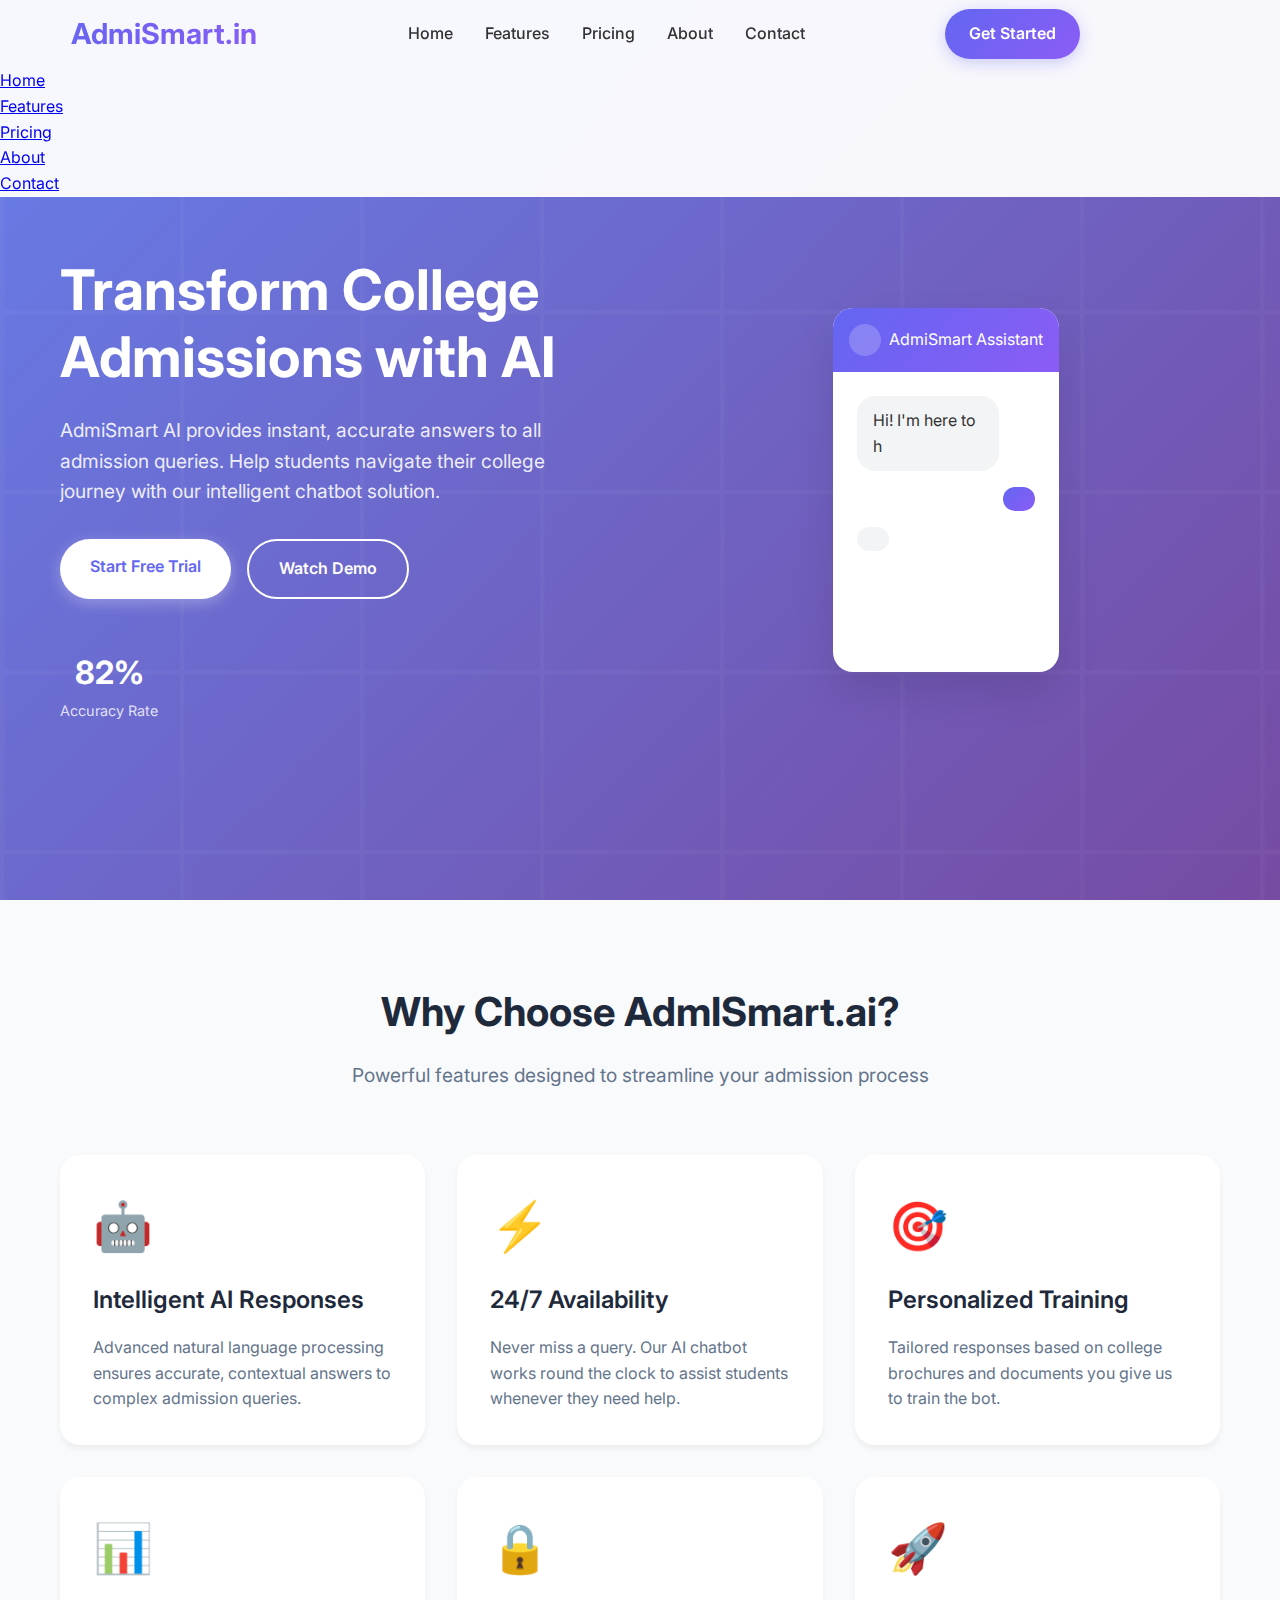
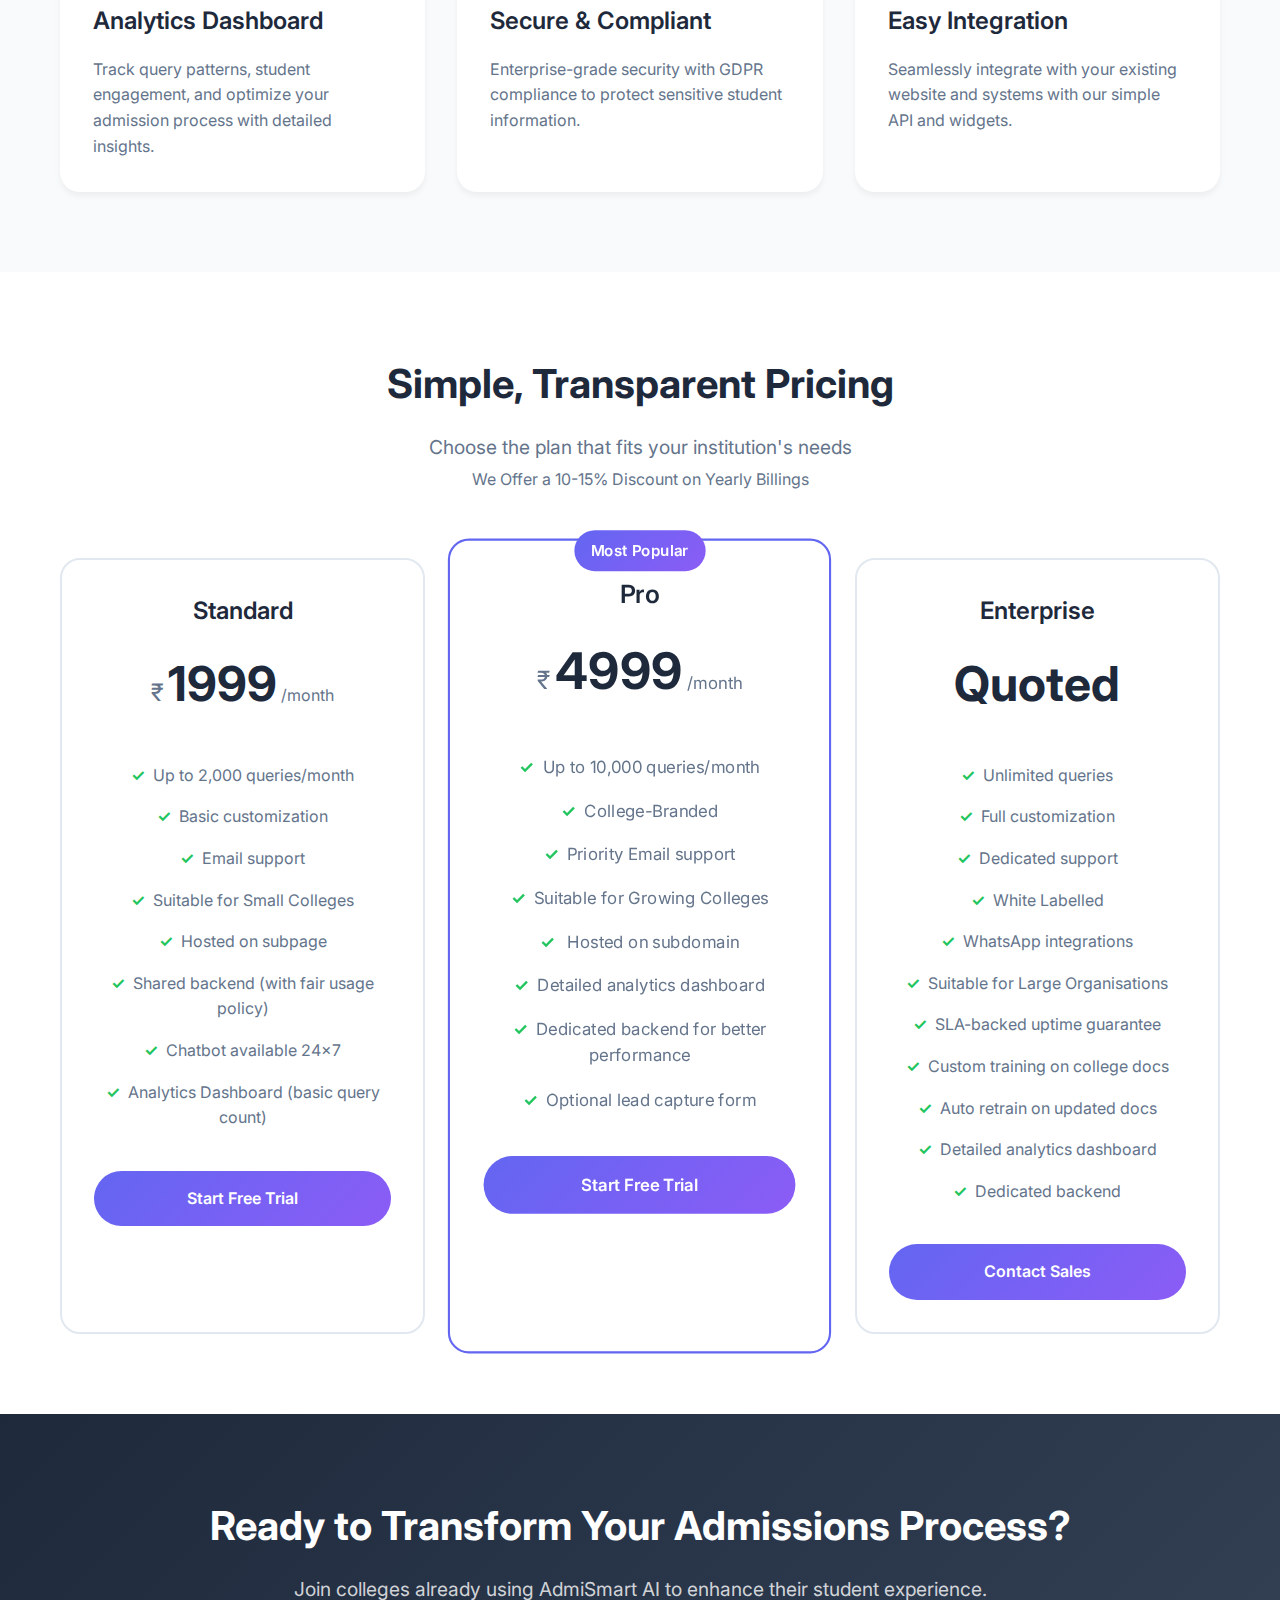
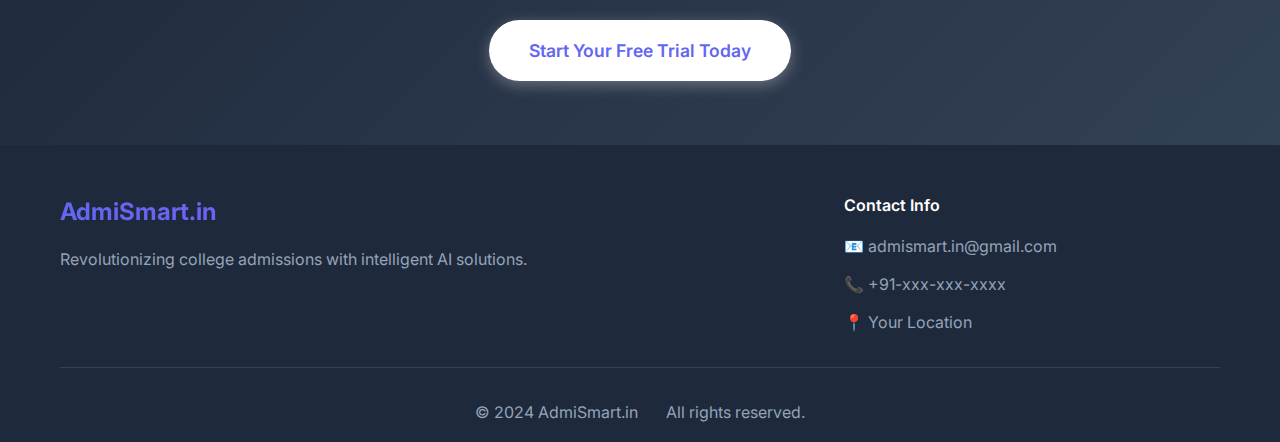
<file: docs/index.html>
<!DOCTYPE html>
<html lang="en">
<head>
    <meta charset="UTF-8">
    <meta name="viewport" content="width=device-width, initial-scale=1.0">
    <title>AdmiSmart.in - AI Chatbot for College Admissions</title>
    <link rel="stylesheet" href="style.css">
    <link href="https://fonts.googleapis.com/css2?family=Inter:wght@400;500;600;700&display=swap" rel="stylesheet">
</head>
<body>
    <!-- Header -->
<header>
    <nav class="container">
        <div class="logo">AdmiSmart.in</div>
        <ul class="nav-links">
            <li><a href="#home">Home</a></li>
            <li><a href="#features">Features</a></li>
            <li><a href="#pricing">Pricing</a></li>
            <li><a href="#about">About</a></li>
            <li><a href="#" onclick="openModal()">Contact</a></li>
        </ul>
        
        <a href="#" class="cta-button">Get Started</a>
        
        <div class="mobile-menu-toggle" onclick="toggleMobileMenu()">
            <span></span>
            <span></span>
            <span></span>
        </div>
    </nav>
    <div class="mobile-nav" id="mobileNav">
            <ul> 
            <li><a href="#home" onclick="closeMobileMenu()">Home</a></li>
            <li><a href="#features" onclick="closeMobileMenu()">Features</a></li>
            <li><a href="#pricing" onclick="closeMobileMenu()">Pricing</a></li>
            <li><a href="#about" onclick="closeMobileMenu()">About</a></li>
            <li><a href="#" onclick="openModal(); closeMobileMenu()">Contact</a></li>
        </ul> 
    </div>
</header>


<!-- === Updated Form Modal === -->
<div id="formModal" class="modal">
  <div class="modal-content">
    <span class="close" onclick="closeModal()">&times;</span>
    <form id="contact-form">
      <h2>Get in Touch</h2>
      <label for="name">Name:</label>
      <input type="text" id="name" name="name" required />

      <label for="email">Email:</label>
      <input type="email" id="email" name="email" required />

      <label for="message">Message:</label>
      <textarea id="message" name="message" rows="4" required></textarea>

      <input type="hidden" id="timestamp" name="timestamp" />

      <button type="submit">Submit</button>
    </form>
  </div>
</div>



    <!-- Hero Section -->
    <section class="hero" id="home">
        <div class="container">
            <div class="hero-content">
                <div class="hero-text">
                    <h1>Transform College Admissions with AI</h1>
                    <p>AdmiSmart AI provides instant, accurate answers to all admission queries. Help students navigate their college journey with our intelligent chatbot solution.</p>
                    <div class="hero-buttons">
                        <a href="#" class="btn-primary">Start Free Trial</a>
                        <a href="#" class="btn-secondary">Watch Demo</a>
                    </div>
                    <div class="hero-stats">
                        <div class="stat">
                            <span class="stat-number">99%</span>
                            <span class="stat-label">Accuracy Rate</span>
                        </div>
                    </div>
                </div>
                <div class="hero-visual">
                    <div class="chatbot-preview">
                        <div class="chat-window">
                            <div class="chat-header">
                                <div class="chat-avatar"></div>
                                <span>AdmiSmart Assistant</span>
                            </div>
                            <div class="chat-messages">
                                <div class="message bot-message">
                                    <p>Hi! I'm here to help with your admission queries. What would you like to know?</p>
                                </div>
                                <div class="message user-message">
                                    <p>What's the application deadline for Computer Science?</p>
                                </div>
                                <div class="message bot-message">
                                    <p>The application deadline for Computer Science is January 15th. You can apply through our online portal.</p>
                                </div>
                            </div>
                        </div>
                    </div>
                </div>
            </div>
        </div>
    </section>

    <!-- Features Section -->
    <section class="features" id="features">
        <div class="container">
            <div class="section-header">
                <h2>Why Choose AdmISmart.ai?</h2>
                <p>Powerful features designed to streamline your admission process</p>
            </div>
            <div class="features-grid">
                <div class="feature-card">
                    <div class="feature-icon">🤖</div>
                    <h3>Intelligent AI Responses</h3>
                    <p>Advanced natural language processing ensures accurate, contextual answers to complex admission queries.</p>
                </div>
                <div class="feature-card">
                    <div class="feature-icon">⚡</div>
                    <h3>24/7 Availability</h3>
                    <p>Never miss a query. Our AI chatbot works round the clock to assist students whenever they need help.</p>
                </div>
                <div class="feature-card">
                    <div class="feature-icon">🎯</div>
                    <h3>Personalized Training</h3>
                    <p>Tailored responses based on college brochures and documents you give us to train the bot.</p>
                </div>
                <div class="feature-card">
                    <div class="feature-icon">📊</div>
                    <h3>Analytics Dashboard</h3>
                    <p>Track query patterns, student engagement, and optimize your admission process with detailed insights.</p>
                </div>
                <div class="feature-card">
                    <div class="feature-icon">🔒</div>
                    <h3>Secure & Compliant</h3>
                    <p>Enterprise-grade security with GDPR compliance to protect sensitive student information.</p>
                </div>
                <div class="feature-card">
                    <div class="feature-icon">🚀</div>
                    <h3>Easy Integration</h3>
                    <p>Seamlessly integrate with your existing website and systems with our simple API and widgets.</p>
                </div>
            </div>
        </div>
    </section>

    <!-- Pricing Section -->
    <section class="pricing" id="pricing">
        <div class="container">
            <div class="section-header">
                <h2>Simple, Transparent Pricing</h2>
                <p>Choose the plan that fits your institution's needs</p>
                <p><small>We Offer a 10-15% Discount on Yearly Billings</small></p>
            </div>
            <div class="pricing-grid">
                <div class="pricing-card">
                    <div class="pricing-header">
                        <h3>Standard</h3>
                        <div class="price">
                            <span class="currency">₹</span>
                            <span class="amount">1999</span>
                            <span class="period">/month</span>
                        </div>
                    </div>
                    <ul class="pricing-features">
                        <li>Up to 2,000 queries/month</li>
                        <li>Basic customization</li>
                        <li>Email support</li>
                        <li>Suitable for Small Colleges</li>
                        <li>Hosted on subpage</li>
                        <li>Shared backend (with fair usage policy)</li>
                        <li>Chatbot available 24x7</li>
                        <li>Analytics Dashboard (basic query count)</li>
                    </ul>
                    <a href="#" class="pricing-button">Start Free Trial</a>
                </div>
                <div class="pricing-card featured">
                    <div class="pricing-badge">Most Popular</div>
                    <div class="pricing-header">
                        <h3>Pro</h3>
                        <div class="price">
                            <span class="currency">₹</span>
                            <span class="amount">4999</span>
                            <span class="period">/month</span>
                        </div>
                    </div>
                    <ul class="pricing-features">
                        <li>Up to 10,000 queries/month</li>
                        <li>College-Branded</li>
                        <li>Priority Email support</li>
                        <li>Suitable for Growing Colleges</li>
                        <li> Hosted on subdomain</li>
                        <li>Detailed analytics dashboard</li>
                        <li>Dedicated backend for better performance</li>
                        <li>Optional lead capture form</li>
                    </ul>
                    <a href="#" class="pricing-button">Start Free Trial</a>
                </div>
                <div class="pricing-card">
                    <div class="pricing-header">
                        <h3>Enterprise</h3>
                        <div class="price">
                            <!-- <span class="currency">Custom Bot</span> -->
                            <span class="amount">Quoted</span>
                            <!-- <span class="period">/month</span> -->
                        </div>
                    </div>
                    <ul class="pricing-features">
                        <li>Unlimited queries</li>
                        <li>Full customization</li>
                        <li>Dedicated support</li>
                        <li>White Labelled</li>
                        <li>WhatsApp integrations</li>
                        <li>Suitable for Large Organisations</li>
                        <li>SLA-backed uptime guarantee</li>
                        <li>Custom training on college docs</li>
                        <li>Auto retrain on updated docs</li>
                        <li>Detailed analytics dashboard</li>
                        <li>Dedicated backend</li>
                    </ul>
                    <a href="#" class="pricing-button">Contact Sales</a>
                </div>
            </div>
        </div>
    </section>

    <!-- CTA Section -->
    <section class="cta-section" id="about">
        <div class="container">
            <div class="cta-content">
                <h2>Ready to Transform Your Admissions Process?</h2>
                <p>Join colleges already using AdmiSmart AI to enhance their student experience.</p>
                <a href="#" class="btn-primary large">Start Your Free Trial Today</a>
            </div>
        </div>
    </section>

    <!-- Footer -->
  <footer>
        <div class="container">
            <div class="footer-content">
                <div class="footer-section">
                    <div class="footer-logo">AdmiSmart.in</div>
                    <p>Revolutionizing college admissions with intelligent AI solutions.</p>
                </div>
                <div class="footer-section">
                    <h4>Contact Info</h4>
                    <div class="contact-info">
                        <a href="mailto:admismart.in@gmail.com">📧 admismart.in@gmail.com</a>
                        <a href="tel:+91-xxx-xxx-xxxx">📞 +91-xxx-xxx-xxxx</a>
                        <a href="#">📍 Your Location</a>
                    </div>
                </div>
            </div>
            <div class="footer-bottom">
                <p>&copy; 2024 AdmiSmart.in &nbsp;&nbsp;&nbsp;&nbsp;&nbsp; All rights reserved.</p>
            </div>
        </div>
    </footer>

    <script src="script.js"></script>
</body>
</html>
</file>
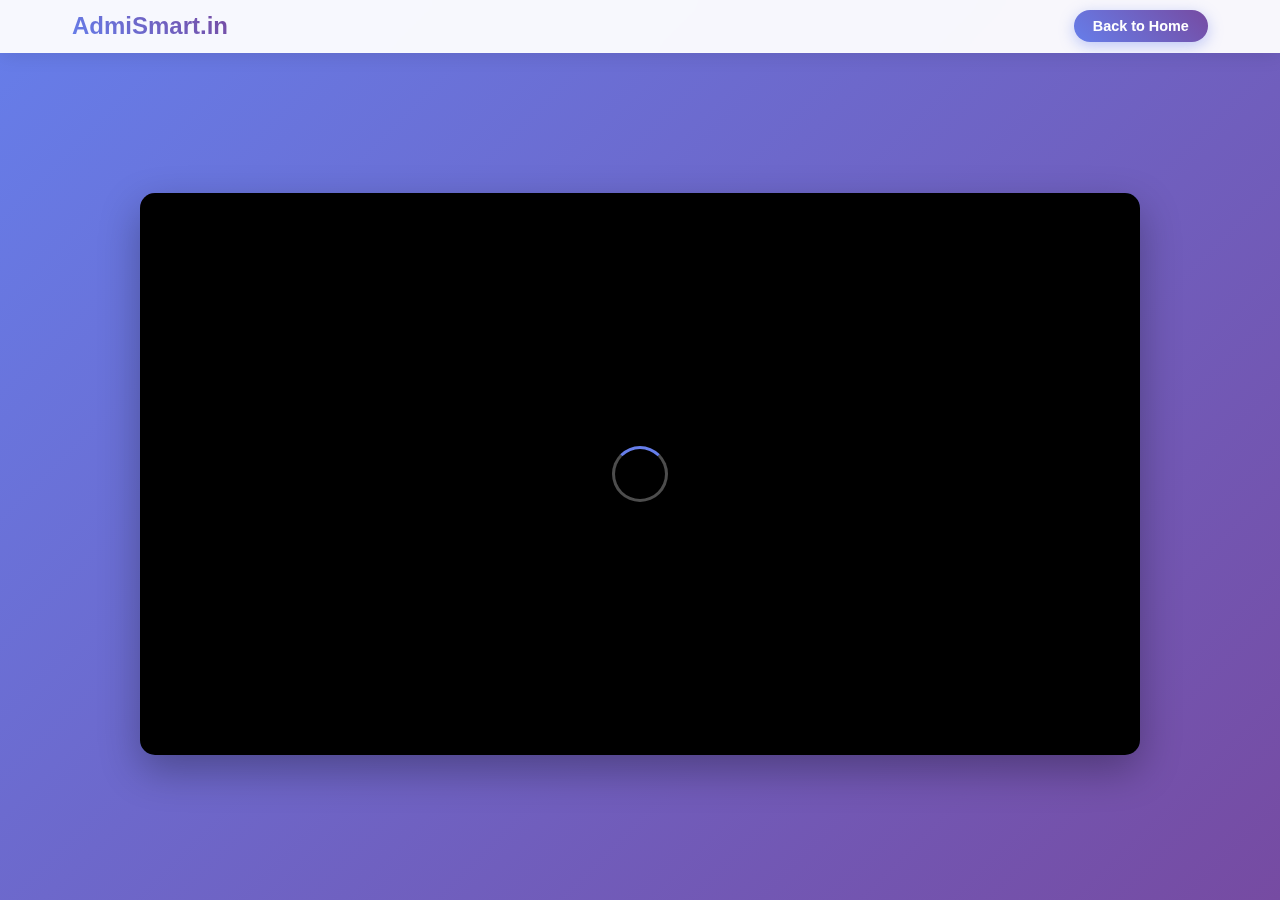
<file: docs/demo.html>
<!DOCTYPE html>
<html lang="en">
<head>
    <meta charset="UTF-8">
    <meta name="viewport" content="width=device-width, initial-scale=1.0">
    <title>AdmiSmart - Video</title>
    <link rel="stylesheet" href="demostyle.css">
</head>
<body>
    <!-- Navigation -->
    <nav class="navbar">
        <div class="nav-container">
            <div class="logo">
                <a href="index.html">AdmiSmart.in</a>
            </div>
            <div class="nav-right">
                <a href="index.html" class="back-btn">Back to Home</a>
            </div>
        </div>
    </nav>

    <!-- Video Section -->
    <main class="video-container">
        <div class="video-wrapper">
            <iframe 
                id="youtube-video"
                src="https://www.youtube.com/embed/dQw4w9WgXcQ?autoplay=1&mute=1&controls=1&rel=0&modestbranding=1"
                title="YouTube video player"
                frameborder="0"
                allow="accelerometer; autoplay; clipboard-write; encrypted-media; gyroscope; picture-in-picture; web-share"
                allowfullscreen>
            </iframe>
        </div>
    </main>

    <script src="demoscript.js"></script>
</body>
</html>
</file>
<file: docs/style.css>
* {
    margin: 0;
    padding: 0;
    box-sizing: border-box;
}

body {
    font-family: 'Inter', -apple-system, BlinkMacSystemFont, 'Segoe UI', Roboto, sans-serif;
    line-height: 1.6;
    color: #333;
    overflow-x: hidden;
}

.container {
    max-width: 1200px;
    margin: 0 auto;
    padding: 0 20px;
}

/* Header Styles */
header {
    background: rgba(255, 255, 255, 0.95);
    backdrop-filter: blur(20px);
    position: fixed;
    width: 100%;
    top: 0;
    z-index: 1000;
    border-bottom: 1px solid rgba(255, 255, 255, 0.1);
    transition: all 0.3s ease;
}

header.scrolled {
    background: rgba(255, 255, 255, 0.98);
    box-shadow: 0 2px 20px rgba(0, 0, 0, 0.1);
}

nav {
    display: flex;
    justify-content: space-between;
    align-items: center;
    padding: 1rem 0;
}

.logo {
    font-size: 1.8rem;
    font-weight: 700;
    background: linear-gradient(135deg, #6366f1, #8b5cf6);
    -webkit-background-clip: text;
    -webkit-text-fill-color: transparent;
    background-clip: text;
    padding: 0.7rem;
}

.nav-links {
    display: flex;
    list-style: none;
    gap: 2rem;
}

.nav-links a {
    text-decoration: none;
    color: #333;
    font-weight: 500;
    transition: color 0.3s ease;
    position: relative;
}

.nav-links a::after {
    content: '';
    position: absolute;
    width: 0;
    height: 2px;
    bottom: -5px;
    left: 0;
    background: linear-gradient(135deg, #6366f1, #8b5cf6);
    transition: width 0.3s ease;
}

.nav-links a:hover::after {
    width: 100%;
}

.nav-links a:hover {
    color: #6366f1;
}

.cta-button {
    background: linear-gradient(135deg, #6366f1, #8b5cf6);
    color: white;
    padding: 12px 24px;
    border: none;
    border-radius: 50px;
    font-weight: 600;
    text-decoration: none;
    transition: all 0.3s ease;
    box-shadow: 0 4px 15px rgba(99, 102, 241, 0.3);
}

.cta-button:hover {
    transform: translateY(-2px);
    box-shadow: 0 8px 25px rgba(99, 102, 241, 0.4);
}

/* Mobile Menu */
/* .mobile-menu-toggle {
    display: none;
    flex-direction: column;
    cursor: pointer;
    padding: 5px;
}

.mobile-menu-toggle span {
    width: 25px;
    height: 3px;
    background: #333;
    margin: 3px 0;
    transition: 0.3s;
    border-radius: 3px;
}

.mobile-menu-toggle.active span:nth-child(1) {
    transform: rotate(-45deg) translate(-6px, 6px);
}

.mobile-menu-toggle.active span:nth-child(2) {
    opacity: 0;
}

.mobile-menu-toggle.active span:nth-child(3) {
    transform: rotate(45deg) translate(-6px, -6px);
}

.mobile-nav {
    display: none;
    position: fixed;
    top: 80px;
    left: 0;
    width: 100%;
    background: rgba(255, 255, 255, 0.98);
    backdrop-filter: blur(20px);
    border-bottom: 1px solid rgba(255, 255, 255, 0.1);
    z-index: 999;
}

.mobile-nav.active {
    display: block;
}

.mobile-nav ul {
    list-style: none;
    padding: 20px;
}

.mobile-nav ul li {
    margin: 15px 0;
}

.mobile-nav ul li a {
    color: #333;
    text-decoration: none;
    font-weight: 500;
    font-size: 1.1rem;
    display: block;
    padding: 10px 0;
    border-bottom: 1px solid #eee;
}

.mobile-nav ul li a:hover {
    color: #6366f1;
} */

/* Hero Section */
.hero {
    background: linear-gradient(135deg, #667eea 0%, #764ba2 100%);
    min-height: 100vh;
    display: flex;
    align-items: center;
    position: relative;
    overflow: hidden;
    padding-top: 80px;
}

.hero::before {
    content: '';
    position: absolute;
    width: 200%;
    height: 200%;
    background: url('data:image/svg+xml,<svg xmlns="http://www.w3.org/2000/svg" viewBox="0 0 100 100"><defs><pattern id="grid" width="10" height="10" patternUnits="userSpaceOnUse"><path d="M 10 0 L 0 0 0 10" fill="none" stroke="rgba(255,255,255,0.1)" stroke-width="0.5"/></pattern></defs><rect width="100" height="100" fill="url(%23grid)"/></svg>');
    animation: float 20s ease-in-out infinite;
    opacity: 0.3;
}

@keyframes float {
    0%, 100% { transform: translateY(0px) rotate(0deg); }
    50% { transform: translateY(-20px) rotate(1deg); }
}

.hero-content {
    display: grid;
    grid-template-columns: 1fr 1fr;
    gap: 4rem;
    align-items: center;
    position: relative;
    z-index: 2;
}

.hero-text h1 {
    font-size: 3.5rem;
    font-weight: 700;
    color: white;
    margin-bottom: 1.5rem;
    line-height: 1.2;
}

.hero-text p {
    font-size: 1.2rem;
    color: rgba(255, 255, 255, 0.9);
    margin-bottom: 2rem;
}

.hero-buttons {
    display: flex;
    gap: 1rem;
    margin-bottom: 3rem;
}

.btn-primary {
    background: white;
    color: #6366f1;
    padding: 15px 30px;
    border: none;
    border-radius: 50px;
    font-weight: 600;
    text-decoration: none;
    transition: all 0.3s ease;
    box-shadow: 0 4px 15px rgba(255, 255, 255, 0.3);
}

.btn-primary:hover {
    transform: translateY(-2px);
    box-shadow: 0 8px 25px rgba(255, 255, 255, 0.4);
}

.btn-secondary {
    background: transparent;
    color: white;
    padding: 15px 30px;
    border: 2px solid white;
    border-radius: 50px;
    font-weight: 600;
    text-decoration: none;
    transition: all 0.3s ease;
}

.btn-secondary:hover {
    background: white;
    color: #6366f1;
}

.watchDemoBtn {
    background: transparent;
    color: white;
    padding: 15px 30px;
    border: 2px solid white;
    border-radius: 50px;
    font-weight: 600;
    text-decoration: none;
    transition: all 0.3s ease;
}

.watchDemoBtn:hover {
    background: white;
    color: #6366f1;
}


.hero-stats {
    display: flex;
    gap: 2rem;
}

.stat {
    text-align: center;
}

.stat-number {
    display: block;
    font-size: 2rem;
    font-weight: 700;
    color: white;
}

.stat-label {
    font-size: 0.9rem;
    color: rgba(255, 255, 255, 0.8);
}

/* Chatbot Preview */
.hero-visual {
    position: relative;
    display: flex;
    justify-content: center;
    align-items: center;
}

.chatbot-preview {
    position: relative;
    animation: floatUp 3s ease-in-out infinite;
}

@keyframes floatUp {
    0%, 100% { transform: translateY(0px); }
    50% { transform: translateY(-10px); }
}

.chat-window {
    background: white;
    border-radius: 20px;
    box-shadow: 0 20px 40px rgba(0, 0, 0, 0.1);
    overflow: hidden;
    max-width: 400px;
    width: 100%;
    margin: 0 auto;
}

.chat-header {
    background: linear-gradient(135deg, #6366f1, #8b5cf6);
    color: white;
    padding: 1rem;
    display: flex;
    align-items: center;
    gap: 0.5rem;
}

.chat-avatar {
    width: 32px;
    height: 32px;
    border-radius: 50%;
    background: rgba(255, 255, 255, 0.2);
}

.chat-messages {
    padding: 1.5rem;
    min-height: 300px;
    display: flex;
    flex-direction: column;
    gap: 1rem;
}

.message {
    max-width: 80%;
    padding: 0.75rem 1rem;
    border-radius: 18px;
    animation: messageSlide 0.5s ease-out;
}

@keyframes messageSlide {
    from { opacity: 0; transform: translateY(10px); }
    to { opacity: 1; transform: translateY(0); }
}

.bot-message {
    align-self: flex-start;
    background: #f3f4f6;
    color: #333;
}

.user-message {
    align-self: flex-end;
    background: linear-gradient(135deg, #6366f1, #8b5cf6);
    color: white;
}

/* Features Section */
.features {
    padding: 5rem 0;
    background: #f8fafc;
}

.section-header {
    text-align: center;
    margin-bottom: 4rem;
}

.section-header h2 {
    font-size: 2.5rem;
    font-weight: 700;
    color: #1e293b;
    margin-bottom: 1rem;
}

.section-header p {
    font-size: 1.2rem;
    color: #64748b;
}

.features-grid {
    display: grid;
    grid-template-columns: repeat(auto-fit, minmax(350px, 1fr));
    gap: 2rem;
}

.feature-card {
    background: white;
    padding: 2rem;
    border-radius: 20px;
    box-shadow: 0 4px 6px rgba(0, 0, 0, 0.05);
    transition: all 0.3s ease;
    border: 1px solid rgba(255, 255, 255, 0.1);
}

.feature-card:hover {
    transform: translateY(-5px);
    box-shadow: 0 20px 40px rgba(0, 0, 0, 0.1);
}

.feature-icon {
    font-size: 3rem;
    margin-bottom: 1rem;
}

.feature-card h3 {
    font-size: 1.5rem;
    font-weight: 600;
    color: #1e293b;
    margin-bottom: 1rem;
}

.feature-card p {
    color: #64748b;
    line-height: 1.6;
}

/* Pricing Section */
.pricing {
    padding: 5rem 0;
    background: white;
}

.pricing-grid {
    display: grid;
    grid-template-columns: repeat(auto-fit, minmax(300px, 1fr));
    gap: 2rem;
    margin-top: 3rem;
}

.pricing-card {
    background: white;
    border: 2px solid #e2e8f0;
    border-radius: 20px;
    padding: 2rem;
    text-align: center;
    position: relative;
    transition: all 0.3s ease;
}

.pricing-card:hover {
    transform: translateY(-5px);
    box-shadow: 0 20px 40px rgba(0, 0, 0, 0.1);
}

.pricing-card.featured {
    border-color: #6366f1;
    transform: scale(1.05);
}

.pricing-badge {
    position: absolute;
    top: -10px;
    left: 50%;
    transform: translateX(-50%);
    background: linear-gradient(135deg, #6366f1, #8b5cf6);
    color: white;
    padding: 0.5rem 1rem;
    border-radius: 20px;
    font-size: 0.9rem;
    font-weight: 600;
}

.pricing-header h3 {
    font-size: 1.5rem;
    font-weight: 600;
    margin-bottom: 1rem;
    color: #1e293b;
}

.price {
    margin-bottom: 2rem;
}

.currency {
    font-size: 1.5rem;
    color: #64748b;
}

.amount {
    font-size: 3rem;
    font-weight: 700;
    color: #1e293b;
}

.period {
    font-size: 1rem;
    color: #64748b;
}

.pricing-features {
    list-style: none;
    margin-bottom: 2rem;
}

.pricing-features li {
    padding: 0.5rem 0;
    color: #64748b;
    position: relative;
}

.pricing-features li::before {
    content: '✓';
    color: #22c55e;
    font-weight: bold;
    margin-right: 0.5rem;
}

.pricing-button {
    background: linear-gradient(135deg, #6366f1, #8b5cf6);
    color: white;
    padding: 15px 30px;
    border: none;
    border-radius: 50px;
    font-weight: 600;
    text-decoration: none;
    transition: all 0.3s ease;
    display: inline-block;
    width: 100%;
}

.pricing-button:hover {
    transform: translateY(-2px);
    box-shadow: 0 8px 25px rgba(99, 102, 241, 0.4);
}

/* CTA Section */
.cta-section {
    padding: 5rem 0;
    background: linear-gradient(135deg, #1e293b, #334155);
    text-align: center;
}

.cta-content h2 {
    font-size: 2.5rem;
    font-weight: 700;
    color: white;
    margin-bottom: 1rem;
}

.cta-content p {
    font-size: 1.2rem;
    color: rgba(255, 255, 255, 0.8);
    margin-bottom: 2rem;
}

.btn-primary.large {
    padding: 20px 40px;
    font-size: 1.1rem;
}

/* Footer */
footer {
    background: #1e293b;
    color: white;
    padding: 3rem 0 1rem;
    margin-top: auto; /* This pushes footer to bottom */
}

.footer-content {
    display: grid;
    grid-template-columns: 2fr 1fr;
    gap: 2rem;
    margin-bottom: 2rem;
}

.footer-logo {
    font-size: 1.5rem;
    font-weight: 700;
    background: linear-gradient(135deg, #6366f1, #8b5cf6);
    -webkit-background-clip: text;
    -webkit-text-fill-color: transparent;
    background-clip: text;
    margin-bottom: 1rem;
}

.footer-section h4 {
    font-weight: 600;
    margin-bottom: 1rem;
    color: white;
}

.footer-section p {
    color: #94a3b8;
    line-height: 1.6;
}

/* Contact Info Styling */
.contact-info {
    display: flex;
    flex-direction: column;
    gap: 0.75rem;
}

.contact-info a {
    color: #94a3b8;
    text-decoration: none;
    transition: color 0.3s ease;
    display: flex;
    align-items: center;
    gap: 0.5rem;
}

.contact-info a:hover {
    color: white;
}

.footer-bottom {
    padding-top: 2rem;
    border-top: 1px solid #334155;
    text-align: center;
    color: #94a3b8;
}

/* Contact Form Modal Styles (for #formModal) */
/* #formModal {
    display: none;
    position: fixed;
    z-index: 1000;
    left: 0;
    top: 0;
    width: 100%;
    height: 100%;
    background-color: rgba(0, 0, 0, 0.5);
    backdrop-filter: blur(5px);
    transform: translate(-50%, -55%);
}

#formModal .modal-content {
    background: white;
    margin: 5% auto;
    padding: 2rem;
    border-radius: 15px;
    max-width: 600px;
    width: 90%;
    position: relative;
    box-shadow: 0 10px 30px rgba(0, 0, 0, 0.3);
} */

#formModal {
    display: none;
    position: fixed;
    z-index: 1000;
    left: 0;
    top: 0;
    width: 100%;
    height: 100%;
    background-color: rgba(0, 0, 0, 0.5);
    backdrop-filter: blur(5px);
}

#formModal .modal-content {
    position: absolute;
    top: 50%;
    left: 50%;
    transform: translate(-50%, -50%);
    background-color: #fff;
    padding: 2rem;
    border-radius: 16px;
    max-width: 500px;
    width: 90%;
    box-shadow: 0 10px 40px rgba(0, 0, 0, 0.2);
}

#formModal .close {
    position: absolute;
    top: 15px;
    right: 20px;
    font-size: 1.5rem;
    cursor: pointer;
    color: #aaa;
}

#formModal .close:hover {
    color: #000;
}

#formModal h2 {
    margin-bottom: 1.5rem;
    color: #1e293b;
    text-align: center;
}

#formModal form {
    display: flex;
    flex-direction: column;
    gap: 1rem;
}

#formModal input,
#formModal textarea {
    padding: 12px 15px;
    border: 2px solid #e2e8f0;
    border-radius: 8px;
    font-size: 1rem;
    width: 100%;
    font-family: inherit;
    transition: border-color 0.3s ease;
}

#formModal input:focus,
#formModal textarea:focus {
    outline: none;
    border-color: #6366f1;
}

#formModal textarea {
    min-height: 120px;
    resize: vertical;
}

#formModal button {
    background: linear-gradient(135deg, #6366f1, #8b5cf6);
    color: white;
    padding: 12px 20px;
    border: none;
    border-radius: 8px;
    font-weight: 600;
    cursor: pointer;
    font-size: 1rem;
    transition: all 0.3s ease;
}

#formModal button:hover {
    transform: translateY(-2px);
    box-shadow: 0 5px 15px rgba(99, 102, 241, 0.4);
}



/* Responsive Design */
@media (max-width: 1024px) {
    .container {
        padding: 0 15px;
    }
    
    .hero-text h1 {
        font-size: 3rem;
    }
    
    .hero-content {
        gap: 3rem;
    }
    
    .features-grid {
        grid-template-columns: repeat(auto-fit, minmax(300px, 1fr));
    }
    
    .pricing-card.featured {
        transform: scale(1.02);
    }
}

@media (max-width: 768px) {
    .nav-links {
        display: none;
    }
    
    .mobile-menu-toggle {
        display: flex;
    }
    
    .logo {
        font-size: 1.5rem;
        padding: 0.5rem;
    }
    
    .cta-button {
        padding: 10px 20px;
        font-size: 0.9rem;
    }
    
    .hero {
        padding-top: 100px;
        padding-bottom: 3rem;
        min-height: auto;
    }
    
    .hero-content {
        grid-template-columns: 1fr;
        text-align: center;
        gap: 2rem;
    }
    
    .hero-text h1 {
        font-size: 2.5rem;
        margin-bottom: 1rem;
    }
    
    .hero-text p {
        font-size: 1.1rem;
        margin-bottom: 1.5rem;
    }
    
    .hero-buttons {
        flex-direction: column;
        align-items: center;
        gap: 1rem;
        margin-bottom: 2rem;
    }
    
    .btn-primary,
    .btn-secondary {
        width: 100%;
        max-width: 300px;
        text-align: center;
    }
    
    .hero-stats {
        justify-content: center;
    }
    
    .hero-visual {
        margin-top: 2rem;
    }
    
    .chat-window {
        max-width: 320px;
    }
    
    .chat-messages {
        min-height: 250px;
        padding: 1rem;
    }
    
    .features {
        padding: 3rem 0;
    }
    
    .section-header {
        margin-bottom: 2rem;
    }
    
    .section-header h2 {
        font-size: 2rem;
    }
    
    .section-header p {
        font-size: 1.1rem;
    }
    
    .features-grid {
        grid-template-columns: 1fr;
        gap: 1.5rem;
    }
    
    .feature-card {
        padding: 1.5rem;
    }
    
    .pricing {
        padding: 3rem 0;
    }
    
    .pricing-grid {
        grid-template-columns: 1fr;
        gap: 1.5rem;
    }
    
    .pricing-card {
        padding: 1.5rem;
    }
    
    .pricing-card.featured {
        transform: scale(1);
    }
    
    .amount {
        font-size: 2.5rem;
    }
    
    .cta-section {
        padding: 3rem 0;
    }
    
    .cta-content h2 {
        font-size: 2rem;
    }
    
    .cta-content p {
        font-size: 1.1rem;
    }
    
    .footer-content {
        grid-template-columns: 1fr;
        text-align: center;
        gap: 2rem;
    }
    
    .footer {
        padding: 2rem 0 1rem;
    }
    
    .modal-content {
        width: 95%;
        margin: 10% auto;
        padding: 2rem;
    }
    
    .contact .modal-content {
        width: 95%;
        margin: 10% auto;
        padding: 1.5rem;
    }
    
    .modal-message {
        font-size: 16px;
    }
}

@media (max-width: 480px) {
    .container {
        padding: 5px;
        flex-direction: row;
    }
    
    .logo {
        font-size: 1.3rem;
    }
    
    .cta-button {
        padding: 8px 16px;
        font-size: 0.85rem;
    }
    
    .hero {
        padding-top: 80px;
        padding-bottom: 40rem;    }
    
    .hero-text h1 {
        font-size: 2rem;
        line-height: 1.3;
    }

    .hero-stats{
        display:none !important;
    
    .hero-text p {
        font-size: 1rem;
    }
    
    .btn-primary,
    .btn-secondary {
        padding: 12px 24px;
        font-size: 0.9rem;
    }
    
    .chat-window {
        max-width: 280px;
    }
    
    .chat-header {
        padding: 0.8rem;
    }
    
    .chat-messages {
        min-height: 200px;
        padding: 0.8rem;
    }
    
    .message {
        padding: 0.6rem 0.8rem;
        font-size: 0.9rem;
    }
    
    .section-header h2 {
        font-size: 1.8rem;
    }
    
    .section-header p {
        font-size: 1rem;
    }
    
    .feature-card {
        padding: 1.2rem;
    }
    
    .feature-icon {
        font-size: 2.5rem;
    }
    
    .feature-card h3 {
        font-size: 1.3rem;
    }
    
    .pricing-card {
        padding: 1.2rem;
    }
    
    .pricing-header h3 {
        font-size: 1.3rem;
    }
    
    .amount {
        font-size: 2rem;
    }
    
    .pricing-features {
        font-size: 0.9rem;
    }
    
    .cta-content h2 {
        font-size: 1.8rem;
    }
    
    .cta-content p {
        font-size: 1rem;
    }
    
    .btn-primary.large {
        padding: 16px 32px;
        font-size: 1rem;
    }
    
    .footer-logo {
        font-size: 1.3rem;
    }
    
    .footer-section h4 {
        font-size: 1.1rem;
    }
    
    .modal-content {
        width: 95%;
        margin: 5% auto;
        padding: 1.5rem;
    }
    
    .contact .modal-content {
        width: 95%;
        margin: 5% auto;
        padding: 1rem;
    }
    
    .modal-message {
        font-size: 14px;
    }
    
    .close {
        font-size: 24px;
    }
}

@media (max-width: 360px) {
    .hero-text h1 {
        font-size: 1.8rem;
    }
    
    .chat-window {
        max-width: 260px;
    }
    
    .section-header h2 {
        font-size: 1.6rem;
    }
    
    .cta-content h2 {
        font-size: 1.6rem;
    }
    @media (max-width: 768px) {
    nav {
        flex-direction: column;
        align-items: flex-start;
    }
    .nav-links {
        display: none;
        flex-direction: column;
        width: 100%;
        margin-top: 1rem;
        gap: 0.5rem;
    }
    .nav-links li a {
        display: block;
        padding: 0.75rem 1rem;
        background: #f8f8f8;
        border-radius: 8px;
    }
    .mobile-menu-toggle {
        display: block;
        cursor: pointer;
    }
    .mobile-menu-toggle span {
        display: block;
        height: 3px;
        width: 25px;
        background-color: #333;
        margin: 5px 0;
        border-radius: 2px;
    }
    .nav-links.active {
        display: flex !important;
    }
}

    .amount {
        font-size: 1.8rem;
    }
}
</file>
<file: docs/demostyle.css>
/* Reset and Base Styles */
* {
    margin: 0;
    padding: 0;
    box-sizing: border-box;
}

body {
    font-family: 'Inter', -apple-system, BlinkMacSystemFont, 'Segoe UI', Roboto, sans-serif;
    background: linear-gradient(135deg, #667eea 0%, #764ba2 100%);
    height: 100vh;
    overflow: hidden;
}

/* Navigation Styles */
.navbar {
    background: rgba(255, 255, 255, 0.95);
    backdrop-filter: blur(10px);
    border-bottom: 1px solid rgba(255, 255, 255, 0.2);
    position: fixed;
    top: 0;
    left: 0;
    right: 0;
    z-index: 1000;
    box-shadow: 0 2px 20px rgba(0, 0, 0, 0.1);
}

.nav-container {
    max-width: 1200px;
    margin: 0 auto;
    padding: 0.75rem 2rem;
    display: flex;
    justify-content: space-between;
    align-items: center;
}

.logo a {
    font-size: 1.5rem;
    font-weight: 700;
    color: #667eea;
    text-decoration: none;
    background: linear-gradient(45deg, #667eea, #764ba2);
    -webkit-background-clip: text;
    -webkit-text-fill-color: transparent;
    background-clip: text;
    transition: all 0.3s ease;
}

.logo a:hover {
    transform: scale(1.05);
}

.back-btn {
    background: linear-gradient(45deg, #667eea, #764ba2);
    color: white;
    padding: 0.5rem 1.2rem;
    border-radius: 20px;
    text-decoration: none;
    font-weight: 600;
    transition: all 0.3s ease;
    border: none;
    box-shadow: 0 4px 15px rgba(102, 126, 234, 0.4);
    font-size: 0.9rem;
}

.back-btn:hover {
    transform: translateY(-2px);
    box-shadow: 0 6px 20px rgba(102, 126, 234, 0.6);
}

/* Video Container */
.video-container {
    display: flex;
    align-items: center;
    justify-content: center;
    height: 100vh;
    padding: 80px 2rem 2rem;
    box-sizing: border-box;
}

.video-wrapper {
    width: 100%;
    max-width: 1000px;
    position: relative;
    border-radius: 15px;
    overflow: hidden;
    box-shadow: 0 15px 40px rgba(0, 0, 0, 0.3);
    background: #000;
    aspect-ratio: 16/9;
    max-height: calc(100vh - 120px);
}

.video-wrapper::before {
    content: '';
    position: absolute;
    top: -2px;
    left: -2px;
    right: -2px;
    bottom: -2px;
    background: linear-gradient(45deg, #667eea, #764ba2, #667eea);
    border-radius: 17px;
    z-index: -1;
    animation: gradientShift 3s ease infinite;
}

@keyframes gradientShift {
    0%, 100% { background: linear-gradient(45deg, #667eea, #764ba2, #667eea); }
    50% { background: linear-gradient(45deg, #764ba2, #667eea, #764ba2); }
}

#youtube-video {
    width: 100%;
    height: 100%;
    border: none;
    border-radius: 13px;
}

/* Loading Animation */
.video-wrapper::after {
    content: '';
    position: absolute;
    top: 50%;
    left: 50%;
    width: 50px;
    height: 50px;
    border: 3px solid rgba(255, 255, 255, 0.3);
    border-radius: 50%;
    border-top-color: #667eea;
    animation: spin 1s ease-in-out infinite;
    transform: translate(-50%, -50%);
    z-index: 10;
}

@keyframes spin {
    to { transform: translate(-50%, -50%) rotate(360deg); }
}

/* Responsive Design */
@media (max-width: 1024px) {
    body {
        overflow-y: auto;
        height: auto;
        min-height: 100vh;
    }
    
    .video-container {
        height: auto;
        min-height: calc(100vh - 80px);
        padding: 90px 1.5rem 1.5rem;
    }
}

@media (max-width: 768px) {
    body {
        overflow-y: auto;
        height: auto;
        min-height: 100vh;
    }
    
    .video-container {
        height: auto;
        min-height: calc(100vh - 70px);
        padding: 80px 1rem 1rem;
    }
    
    .nav-container {
        padding: 0.8rem 1rem;
        flex-wrap: wrap;
        gap: 0.5rem;
    }
    
    .logo a {
        font-size: 1.3rem;
        white-space: nowrap;
    }
    
    .back-btn {
        padding: 0.5rem 1rem;
        font-size: 0.8rem;
        white-space: nowrap;
        flex-shrink: 0;
    }
    
    .video-wrapper {
        border-radius: 15px;
    }
    
    .video-wrapper::before {
        border-radius: 17px;
    }
    
    #youtube-video {
        border-radius: 13px;
    }
}

@media (max-width: 480px) {
    body {
        overflow-y: auto;
        height: auto;
        min-height: 100vh;
    }
    
    .video-container {
        height: auto;
        min-height: calc(100vh - 60px);
        padding: 70px 0.5rem 0.5rem;
    }
    
    .nav-container {
        padding: 0.6rem 0.8rem;
        flex-direction: column;
        align-items: center;
        gap: 0.5rem;
    }
    
    .logo a {
        font-size: 1.2rem;
    }
    
    .back-btn {
        padding: 0.4rem 0.8rem;
        font-size: 0.75rem;
        width: auto;
    }
    
    .video-wrapper {
        border-radius: 12px;
    }
    
    .video-wrapper::before {
        border-radius: 14px;
    }
    
    #youtube-video {
        border-radius: 10px;
    }
}
</file>
